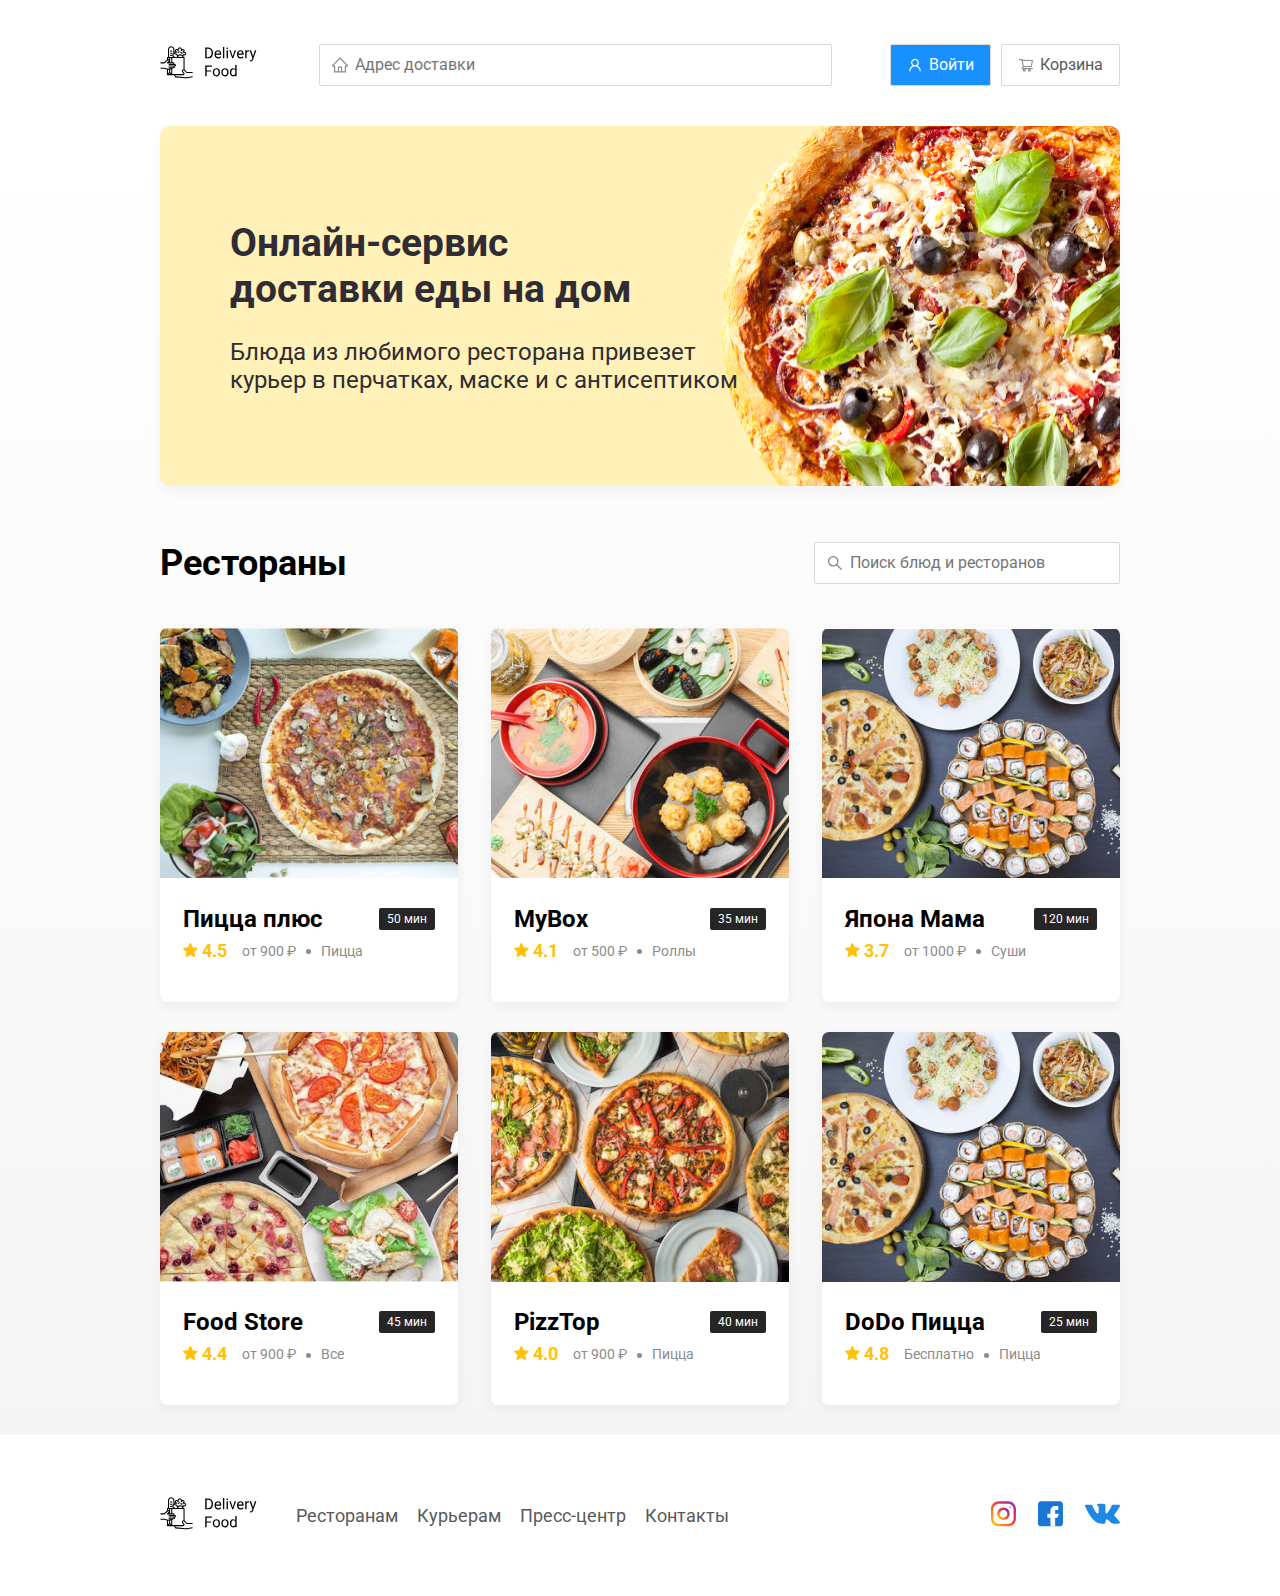
<file: index.html>
<!DOCTYPE html>
<html lang="ru">

<head>
    <meta charset="UTF-8">
    <meta name="viewport" content="width=device-width, initial-scale=1.0">
    <link rel="stylesheet" href="./css/normalize.css">
    <link rel="stylesheet" href="./css/style.css">
    <link href="https://fonts.googleapis.com/css2?family=Roboto:wght@400;700&display=swap" rel="stylesheet">
    <title>Delivery Food - доставка еды на дом</title>
</head>

<body>
    <div class="container">
        <header class="header">
            <a href="index.html"><img src="./img/logo.svg" alt="Delivery Food" class="logo"></a>
            <input type="text" class="input address-input" placeholder="Адрес доставки">
            <div class="buttons">
                <button class="button button-primary">
                    <img src="img/user.svg" class="button-icon" alt="user">
                    <span class="button-text">Войти</span>
                </button>
                <button class="button">
                    <img src="img/shopping-cart.svg" alt="shopping-cart" class="button-icon">
                    <span class="button-text">Корзина</span>
                </button>
            </div>
        </header>
    </div>

    <main class="main">
        <div class="container">
            <section class="promo">
                <h1 class="promo-title">
                    Онлайн-сервис <br> доставки еды на дом
                </h1>
                <p class="promo-text">
                    Блюда из любимого ресторана привезет курьер в перчатках, маске и с антисептиком
                </p>
            </section>
    
            <section class="restaurants">
                <div class="section-heading">
                    <h2 class="section-title">
                        Рестораны
                    </h2>
                    <input type="text" class="input input-search" placeholder="Поиск блюд и ресторанов">
                </div>
    
    
                <div class="cards">
                    <div class="card">
                        <img src="img/image.jpg" alt="image" class="card-image">
                        <div class="card-text">
                            <div class="card-heading">
                                <h3 class="card-title">Пицца плюс</h3>
                                <span class="card-tag tag">50 мин</span>
                            </div>
                            <!-- /.card-heading -->
                            <div class="card-info">
                                <div class="rating">
                                    <img src="./img/star.svg" alt="">
                                    4.5
                                </div>
                                <div class="price">от 900 ₽</div>
                                <div class="category">Пицца</div>
                            </div>
                            <!-- /.card-info -->
                        </div>
                    </div>
                    <!-- /.cards -->
    
    
                    <div class="card">
                        <img src="img/image-1.png" alt="image" class="card-image">
                        <div class="card-text">
                            <div class="card-heading">
                                <h3 class="card-title">MyBox</h3>
                                <span class="card-tag tag">35 мин</span>
                            </div>
                            <!-- /.card-heading -->
                            <div class="card-info">
                                <div class="rating"><img src="./img/star.svg" alt="">
                                    4.1</div>
                                <div class="price">от 500 ₽</div>
                                <div class="category">Роллы</div>
                            </div>
                            <!-- /.card-info -->
                        </div>
                    </div>
                    <!-- /.cards -->
    
    
                    <div class="card">
                        <img src="img/image-2.png" alt="image" class="card-image">
                        <div class="card-text">
                            <div class="card-heading">
                                <h3 class="card-title">Япона Мама</h3>
                                <span class="card-tag tag">120 мин</span>
                            </div>
                            <!-- /.card-heading -->
                            <div class="card-info">
                                <div class="rating"><img src="./img/star.svg" alt="">
                                    3.7</div>
                                <div class="price">от 1000 ₽</div>
                                <div class="category">Суши</div>
                            </div>
                            <!-- /.card-info -->
                        </div>
                    </div>
                    <!-- /.cards -->
    
    
                    <div class="card">
                        <img src="img/image-3.png" alt="image" class="card-image">
                        <div class="card-text">
                            <div class="card-heading">
                                <h3 class="card-title">Food Store</h3>
                                <span class="card-tag tag">45 мин</span>
                            </div>
                            <!-- /.card-heading -->
                            <div class="card-info">
                                <div class="rating"><img src="./img/star.svg" alt="">
                                    4.4</div>
                                <div class="price">от 900 ₽</div>
                                <div class="category">Все</div>
                            </div>
                            <!-- /.card-info -->
                        </div>
                    </div>
                    <!-- /.cards -->
    
    
                    <div class="card">
                        <img src="img/image-4.png" alt="image" class="card-image">
                        <div class="card-text">
                            <div class="card-heading">
                                <h3 class="card-title">PizzTop</h3>
                                <span class="card-tag tag">40 мин</span>
                            </div>
                            <!-- /.card-heading -->
                            <div class="card-info">
                                <div class="rating"><img src="./img/star.svg" alt="">
                                    4.0</div>
                                <div class="price">от 900 ₽</div>
                                <div class="category">Пицца</div>
                            </div>
                            <!-- /.card-info -->
                        </div>
                    </div>
                    <!-- /.cards -->
    
    
                    <div class="card">
                        <img src="img/image-5.png" alt="image" class="card-image">
                        <div class="card-text">
                            <div class="card-heading">
                                <h3 class="card-title">DoDo Пицца</h3>
                                <span class="card-tag tag">25 мин</span>
                            </div>
                            <!-- /.card-heading -->
                            <div class="card-info">
                                <div class="rating"><img src="./img/star.svg" alt="">
                                    4.8</div>
                                <div class="price">Бесплатно</div>
                                <div class="category">Пицца</div>
                            </div>
                            <!-- /.card-info -->
                        </div>
                    </div>
                    <!-- /.cards -->
                </div>
                <!-- /.card -->
            </section>
        </div>
        <!-- /.container -->

    </main>

    <footer class="footer">
        <div class="container">
            <div class="footer-block">
                <a href="index.html"><img src="./img/logo.svg" alt="Delivery Food" class="logo"></a>
                <nav class="footer-nav">
                    <a href="#" class="footer-link">Ресторанам</a>
                    <a href="#" class="footer-link">Курьерам</a>
                    <a href="#" class="footer-link">Пресс-центр</a>
                    <a href="#" class="footer-link">Контакты</a>
                </nav>
                <div class="social-links">
                    <a href="" class="social-link"><img src="img/Group1.svg" alt="instagram"></a>
                    <a href="" class="social-link"><img src="img/Group2.svg" alt="facebook"></a>
                    <a href="" class="social-link"><img src="img/Group3.svg" alt="vkontakte"></a>
                </div>
            </div>
        </div>
    </footer>


    <script src="js/index.js"></script>
</body>

</html>
</file>
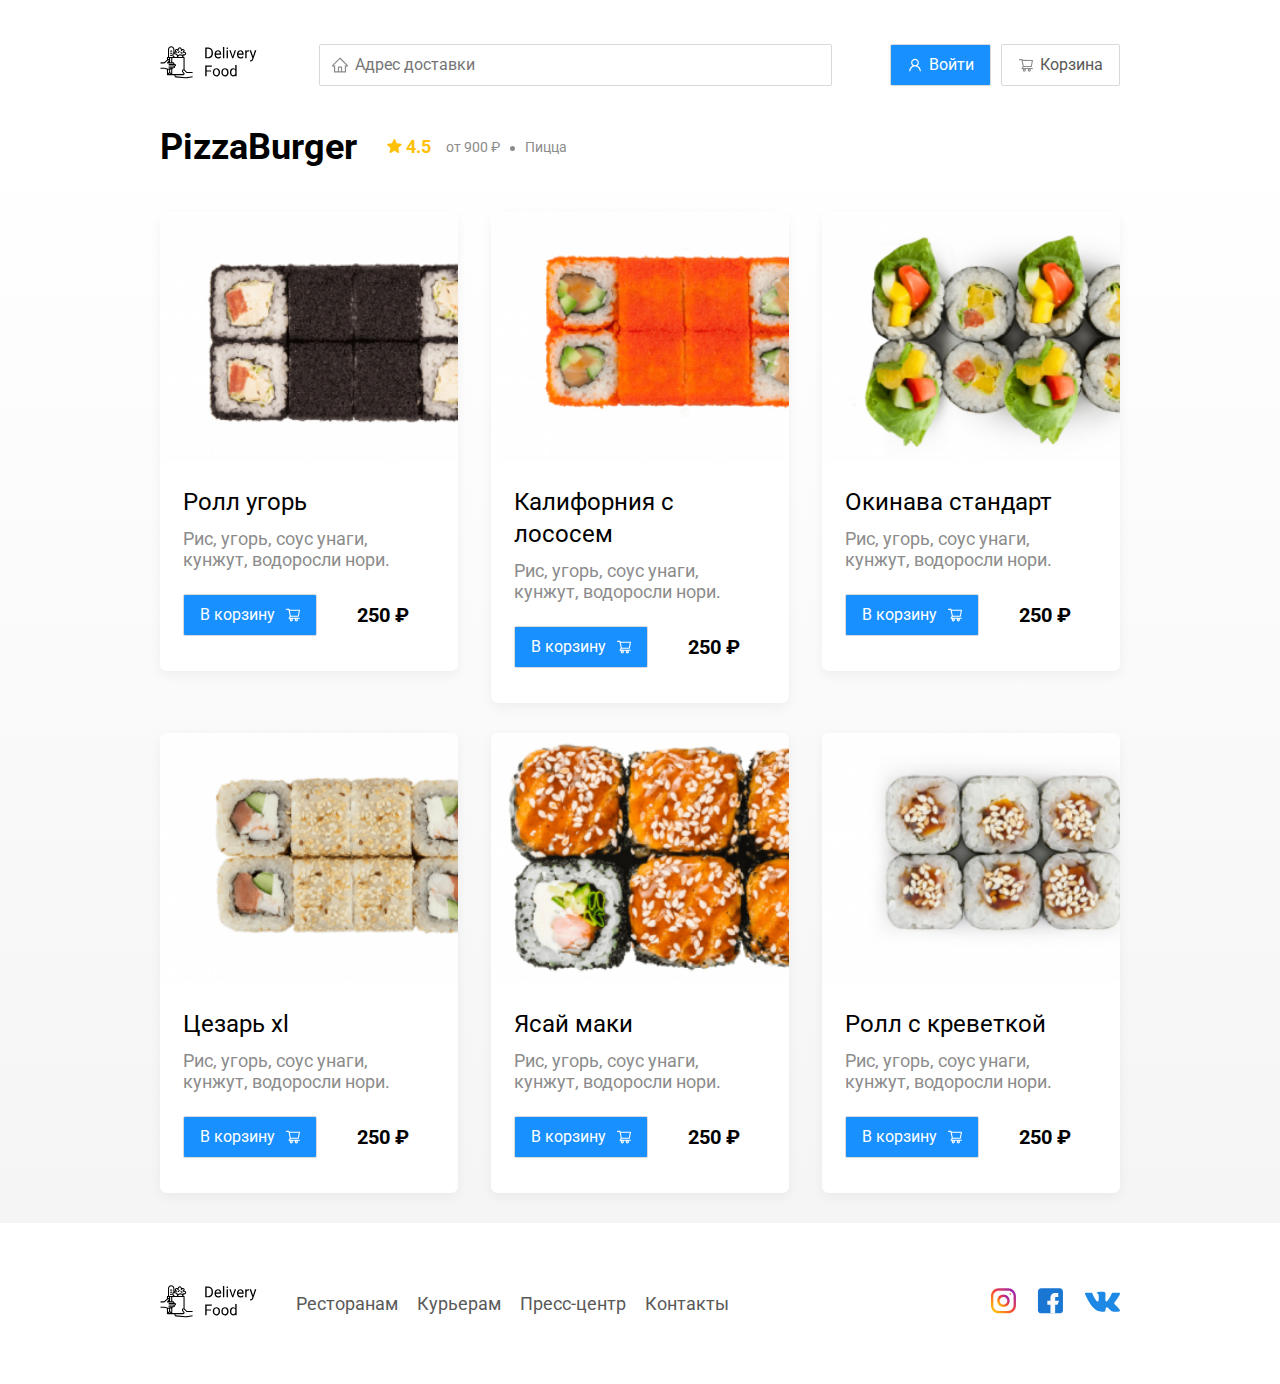
<file: restaurant.html>
<!DOCTYPE html>
<html lang="ru">

<head>
    <meta charset="UTF-8">
    <meta name="viewport" content="width=device-width, initial-scale=1.0">
    <link rel="stylesheet" href="./css/normalize.css">
    <link rel="stylesheet" href="./css/style.css">
    <link rel="stylesheet" href="css\animate.css">
    <link href="https://fonts.googleapis.com/css2?family=Roboto:wght@400;700&display=swap" rel="stylesheet">
    <title>PizzaBurger - доставка еды на дом</title>
</head>

<body>
    <div class="container">
        <header class="header">
            <a href="index.html" class="logo"><img src="./img/logo.svg" alt="Delivery Food" class="logo"></a>
            <input type="text" class="input address-input" placeholder="Адрес доставки">
            <div class="buttons">
                <button class="button button-primary">
                    <img src="img/user.svg" class="button-icon" alt="user">
                    <span class="button-text">Войти</span>
                </button>
                <button class="button" id="cart-button">
                    <img src="img/shopping-cart.svg" alt="shopping-cart" class="button-icon">
                    <span class="button-text">Корзина</span>
                </button>
            </div>
        </header>
    </div>

    <main class="main">
        <div class="container">
    
            <section class="restaurants">
                <div class="section-heading">
                    <h2 class="section-title">
                        PizzaBurger
                    </h2>
                    <div class="restaurant-info">
                        <div class="rating">
                            <img src="./img/star.svg" alt="">
                            4.5
                        </div>
                        <div class="price">от 900 ₽</div>
                        <div class="category">Пицца</div>
                    </div>
                    <!-- /.card-info -->
                </div>
    
    <!-- Карточки -->
                <div class="cards" data-wow-delay="0.2s">
                    <div class="card wow fadeInUp">
                        <img src="img/imager.png" alt="image" class="card-image">
                        <div class="card-text">
                            <div class="card-heading">
                                <h3 class="card-title card-title-reg">Ролл угорь</h3>
                            </div>
                            <!-- /.card-heading -->
                            <div class="card-info">
                                <div class="ingredients">Рис, угорь, соус унаги, кунжут, водоросли нори.</div>
                            </div>
                            <div class="card-buttons">
                                <button class="button button-primary">
                                    <span class="button-card-text">В корзину</span>
                                    <img src="img/shopping-cart-white.svg" alt="shopping-cart" class="button-card-image">
                                </button>
                                <strong class="card-price-bold">250 ₽</strong>
                            </div>
                        </div>
                    </div>
                    <!-- /.cards -->
    
    
                    <div class="card wow fadeInUp" data-wow-delay="0.4s">
                        <img src="img/imager-1.png" alt="image" class="card-image">
                        <div class="card-text">
                            <div class="card-heading">
                                <h3 class="card-title card-title-reg">Калифорния с лососем</h3>
                            </div>
                            <!-- /.card-heading -->
                            <div class="card-info">
                                <div class="ingredients">Рис, угорь, соус унаги, кунжут, водоросли нори.</div>
                            </div>
                            <div class="card-buttons">
                                <button class="button button-primary">
                                    <span class="button-card-text">В корзину</span>
                                    <img src="img/shopping-cart-white.svg" alt="shopping-cart" class="button-card-image">
                                </button>
                                <strong class="card-price-bold">250 ₽</strong>
                            </div>
                        </div>
                    </div>
                    <!-- /.cards -->
    
    
                    <div class="card wow fadeInUp" data-wow-delay="0.6s">
                        <img src="img/imager-2.png" alt="image" class="card-image">
                        <div class="card-text">
                            <div class="card-heading">
                                <h3 class="card-title card-title-reg">Окинава стандарт</h3>
                            </div>
                            <!-- /.card-heading -->
                            <div class="card-info">
                                <div class="ingredients">Рис, угорь, соус унаги, кунжут, водоросли нори.</div>
                            </div>
                            <div class="card-buttons">
                                <button class="button button-primary">
                                    <span class="button-card-text">В корзину</span>
                                    <img src="img/shopping-cart-white.svg" alt="shopping-cart" class="button-card-image">
                                </button>
                                <strong class="card-price-bold">250 ₽</strong>
                            </div>
                        </div>
                    </div>
                    <!-- /.cards -->
    
    
                    <div class="card wow fadeInUp" data-wow-delay="0.2s">
                        <img src="img/imager-3.png" alt="image" class="card-image">
                        <div class="card-text">
                            <div class="card-heading">
                                <h3 class="card-title card-title-reg">Цезарь xl</h3>
                            </div>
                            <!-- /.card-heading -->
                            <div class="card-info">
                                <div class="ingredients">Рис, угорь, соус унаги, кунжут, водоросли нори.</div>
                            </div>
                            <div class="card-buttons">
                                <button class="button button-primary">
                                    <span class="button-card-text">В корзину</span>
                                    <img src="img/shopping-cart-white.svg" alt="shopping-cart" class="button-card-image">
                                </button>
                                <strong class="card-price-bold">250 ₽</strong>
                            </div>
                        </div>
                    </div>
                    <!-- /.cards -->
    
    
                    <div class="card wow fadeInUp" data-wow-delay="0.4s">
                        <img src="img/imager-4.png" alt="image" class="card-image">
                        <div class="card-text">
                            <div class="card-heading">
                                <h3 class="card-title card-title-reg">Ясай маки</h3>
                            </div>
                            <!-- /.card-heading -->
                            <div class="card-info">
                                <div class="ingredients">Рис, угорь, соус унаги, кунжут, водоросли нори.</div>
                            </div>
                            <div class="card-buttons">
                                <button class="button button-primary">
                                    <span class="button-card-text">В корзину</span>
                                    <img src="img/shopping-cart-white.svg" alt="shopping-cart" class="button-card-image">
                                </button>
                                <strong class="card-price-bold">250 ₽</strong>
                            </div>
                        </div>
                    </div>
                    <!-- /.cards -->
    
    
                    <div class="card wow fadeInUp" data-wow-delay="0.6s">
                        <img src="img/imager-5.png" alt="image" class="card-image">
                        <div class="card-text">
                            <div class="card-heading">
                                <h3 class="card-title card-title-reg">Ролл с креветкой</h3>
                            </div>
                            <!-- /.card-heading -->
                            <div class="card-info">
                                <div class="ingredients">Рис, угорь, соус унаги, кунжут, водоросли нори.</div>
                            </div>
                            <div class="card-buttons">
                                <button class="button button-primary">
                                    <span class="button-card-text">В корзину</span>
                                    <img src="img/shopping-cart-white.svg" alt="shopping-cart" class="button-card-image">
                                </button>
                                <strong class="card-price-bold">250 ₽</strong>
                            </div>
                        </div>
                    </div>
                    <!-- /.cards -->
                </div>
                <!-- /.card -->
            </section>
        </div>
        <!-- /.container -->

    </main>

    <footer class="footer">
        <div class="container">
            <div class="footer-block">
                <a href="index.html"><img src="./img/logo.svg" alt="Delivery Food" class="logo"></a>
                <nav class="footer-nav">
                    <a href="#" class="footer-link">Ресторанам</a>
                    <a href="#" class="footer-link">Курьерам</a>
                    <a href="#" class="footer-link">Пресс-центр</a>
                    <a href="#" class="footer-link">Контакты</a>
                </nav>
                <div class="social-links">
                    <a href="" class="social-link"><img src="img/Group1.svg" alt="instagram"></a>
                    <a href="" class="social-link"><img src="img/Group2.svg" alt="facebook"></a>
                    <a href="" class="social-link"><img src="img/Group3.svg" alt="vkontakte"></a>
                </div>
            </div>
        </div>
    </footer>

    <div class="modal">
        <div class="modal-dialog">
            <div class="modal-header">
                <h3 class="modal-title">Корзина</h3>
                <button class="close">&times;</button>
            </div>
            <!-- /.modal-header -->
            <div class="modal-body">
                <div class="food-row">
                    <span class="food-name">Ролл угорь стандарт</span>
                    <strong class="food-price">250 ₽</strong>
                    <div class="food-counter">
                        <button class="counter-button">-</button>
                        <span class="counter">1</span>
                        <button class="counter-button">+</button>
                    </div>
                </div>
                <!-- /.foods-row -->

                <div class="food-row">
                    <span class="food-name">Ролл угорь стандарт</span>
                    <strong class="food-price">250 ₽</strong>
                    <div class="food-counter">
                        <button class="counter-button">-</button>
                        <span class="counter">1</span>
                        <button class="counter-button">+</button>
                    </div>
                </div>
                <!-- /.foods-row -->

                <div class="food-row">
                    <span class="food-name">Ролл угорь стандарт</span>
                    <strong class="food-price">250 ₽</strong>
                    <div class="food-counter">
                        <button class="counter-button">-</button>
                        <span class="counter">1</span>
                        <button class="counter-button">+</button>
                    </div>
                </div>
                <!-- /.foods-row -->

                <div class="food-row">
                    <span class="food-name">Ролл угорь стандарт</span>
                    <strong class="food-price">250 ₽</strong>
                    <div class="food-counter">
                        <button class="counter-button">-</button>
                        <span class="counter">1</span>
                        <button class="counter-button">+</button>
                    </div>
                </div>
                <!-- /.foods-row -->

                <div class="food-row">
                    <span class="food-name">Ролл угорь стандарт</span>
                    <strong class="food-price">250 ₽</strong>
                    <div class="food-counter">
                        <button class="counter-button">-</button>
                        <span class="counter">1</span>
                        <button class="counter-button">+</button>
                    </div>
                </div>
                <!-- /.foods-row -->

                <div class="food-row">
                    <span class="food-name">Ролл угорь стандарт</span>
                    <strong class="food-price">250 ₽</strong>
                    <div class="food-counter">
                        <button class="counter-button">-</button>
                        <span class="counter">1</span>
                        <button class="counter-button">+</button>
                    </div>
                </div>
                <!-- /.foods-row -->
            </div>
            <!-- /.modal-body -->
            <div class="modal-footer">
                <span class="modal-pricetag">1250 ₽</span>
                <div class="footer-buttons">
                    <button class="button button-primary">Оформить заказ</button>
                    <button class="button">Отмена</button>
                </div>
            </div>
        </div>
    </div>

    <script src="js/wow.min.js"></script>
    <script src="js/main.js"></script>
</body>

</html>
</file>
<file: css/style.css>
* {
    box-sizing: border-box;
}
body {
    font-family: 'Roboto', sans-serif;
}
.container {
    max-width: 1200px;
    margin: auto;
}
.header {
    display: flex;
    align-items: center;
    justify-content: space-between;
    margin-top: 44px;
    margin-bottom: 40px;
}
.input {
    background: #FFFFFF;
    border: 1px solid #D9D9D9;
    border-radius: 2px;
    font-size: 16px;
    line-height: 24px;
    padding: 8px;
    padding-left: 35px;
    background-repeat: no-repeat;
    background-position: left 11px center;
}
.address-input {
    flex: 0.8;
    background-image: url(../img/home.svg);
}
.input-search {
    background-image: url(../img/search.svg);
    width: 306px;
    margin-left: auto;
}
.buttons {
    display: flex;
    align-items: center;
}
.button {
    display: flex;
    align-items: center;
    padding: 8px 16px;
    background: #FFFFFF;
    border: 1px solid #D9D9D9;
    box-sizing: border-box;
    box-shadow: 0px 0px 2px rgba(0, 0, 0, 0.0015);
    border-radius: 2px;
    color: #595959;
    font-size: 16px;
    line-height: 24px;
}
.button-primary {
    background: #1890FF;
    border: 1px solid #D9D9D9;
    color: #FFFFFF;
    margin-right: 10px;
}
.button-card-text {
    margin-right: 10px;
}
.button-icon {
    margin-right: 6px;
}
.promo {
    box-shadow: 0px 7px 12px rgba(158, 158, 163, 0.1);
    background: #FFF1b8 url(../img/promo-image.png) no-repeat top -50px right -100px / 650px;
    border-radius: 10px;
    padding: 68px 70px;
    margin-bottom: 56px;
}
.promo-title {
    font-weight: bold;
    font-size: 39px;
    line-height: 46px;
    color: #302C34;
}
.promo-text {
    max-width: 538px;
    font-weight: normal;
    font-size: 24px;
    line-height: 28px;
    color: #302C34;
}
.main {
    background: linear-gradient(180deg, rgba(245, 245, 245, 0) 1.04%, #F5F5F5 100%);
}
.section-heading {
    display: flex;
    align-items: center;
    margin-bottom: 44px;
}
.section-title {
    font-weight: bold;
    font-size: 36px;
    line-height: 42px;
    color: #000000;
    margin: 0;
    margin-right: 30px;
}
.cards {
    display: flex;
    align-items: flex-start;
    flex-wrap: wrap;
    justify-content: space-between;
}
.card {
    background: #FFFFFF;
    box-shadow: 0px 4px 12px rgba(0, 0, 0, 0.05);
    border-radius: 7px;
    overflow: hidden;
    margin-bottom: 30px;
    flex-basis: 31%;
}
.card-image {
    width: 384px;
    height: 250px;
    object-fit: cover;
}
.card-text {
    padding-top: 20px;
    padding-bottom: 35px;
    padding-left: 23px;
    padding-right: 23px;
}
.card-heading {
    display: flex;
    align-items: center;
    justify-content: space-between;
}
.card-title {
    margin: 0;
    font-style: normal;
    font-weight: bold;
    font-size: 24px;
    line-height: 32px;
    color: #000000;
}
.card-title-reg {
    font-weight: 400;
}
.card-tag {
    font-style: normal;
    font-weight: normal;
    font-size: 12px;
    line-height: 20px;
    color: #ffffff;
    background: #262626;
    border-radius: 2px;
    padding: 1px 8px;
}
.card-info {
    display: flex;
    align-items: center;
    flex-wrap: wrap;
}
.card-buttons {
    display: flex;
    align-items: center;
    margin-top: 24px;
}
.card-price-bold {
    font-style: normal;
    font-weight: bold;
    font-size: 20px;
    line-height: 32px;
    color: #000000;
    margin-left: 30px;    
}
.restaurant-info {
    display: flex;
    align-items: center;
    flex-wrap: wrap;
}
.rating {
    margin-right: 26px;
    color: #ffc107;
    font-weight: bold;
    font-size: 18px;
    line-height: 32px;
}
.price, .category {
    color: #8c8c8c;
    font-size: 18px;
    line-height: 32px;
}
.price {
    margin-right: 10px;
}
.ingredients {
    color: #8c8c8c;
    font-size: 18px;
    line-height: 21px;
    margin-top: 10px;
}
.price::after {
    content: "";
    width: 5px;
    height: 5px;
    background-color: #8c8c8c;
    display: inline-block;
    vertical-align: middle;
    border-radius: 50%;
    margin-left: 10px;
}
.category {
    text-overflow: ellipsis;
    overflow: hidden;
    white-space: nowrap;
    max-width: 150px;
}
.footer {
    padding: 60px 0;
}
.footer-block {
    display: flex;
    align-items: center;
    justify-content: space-between;
}
.footer-nav {
    margin-left: 35px;
    margin-right: auto;
}
.footer-link {
    display: inline-block;
    color: #595959;
    text-decoration: none;
    font-style: normal;
    font-weight: normal;
    font-size: 18px;
    line-height: 21px;
}
.footer-link:not(:last-child) {
    padding-right: 15px;
}
.social-links {
    display: flex;
    align-items: center;
}
.social-link:not(:last-child) {
    margin-right: 21px;
}
.modal {
    display: none;
    position: fixed;
    left: 0;
    top: 0;
    width: 100%;   
    height: 100%;
    background: rgba(0, 0, 0, 0.4);
}
.is-open {
    display: flex;
}
.modal-dialog {
    max-width: 780px;
    width: 95%;
    background: #ffffff;
    border-radius: 5px;
    margin: auto;
    padding: 40px 45px;
}
.modal-header {
    display: flex;
    align-items: center;
    justify-content: space-between;
    margin-bottom: 45px;
}
.modal-title {
    margin: 0;
    font-weight: bold;
    font-size: 36px;
    line-height: 42px;
    color: #000000;
}
.close {
    font-size: 36px;
    border: none;
    background-color: transparent;
}
.modal-body {
    margin-bottom: 52px;
}
.food-row {
    display: flex;
    align-items: center;
    justify-content: space-between;
    padding-bottom: 8px;
    border-bottom: 1px solid #D9D9D9;
    margin-bottom: 15px;
}
.food-price {
    margin-left: auto;
    margin-right: 47px;
    font-weight: bold;
    font-size: 20px;
    line-height: 32px;
    color: #000000;
}
.food-name {
    font-weight: normal;
    font-size: 18px;
    line-height: 32px;
}
.food-counter {
    display: flex;
    align-items: center;
}
.counter-button {
    display: flex;
    align-items: center;
    justify-content: center;
    width: 39px;
    height: 32px;
    background: #FFFFFF;
    border: 1px solid #40A9FF;
    box-sizing: border-box;
    border-radius: 2px;
    font-style: normal;
    font-weight: normal;
    font-size: 14px;
    line-height: 22px;
    color: #40a9ff;
}
.counter {
    font-size: 16px;
    line-height: 24px;
    margin-left: 10px;
    margin-right: 10px;
}
.modal-footer {
    display: flex;
    align-items: center;
    justify-content: space-between;
}
.footer-buttons {
    display: flex;
    align-items: center;

}
.modal-pricetag {
    background: #262626;
    border-radius: 5px;
    color: #ffffff;
    padding: 15px 20px;
    font-size: 20px;
    line-height: 23px;
}


@media (max-width: 1366px) {
    .container {
        max-width: 960px;
    }
    .promo {
        background-size: 500px;
    }
    .category, .price {
        font-size: 14px;
    }
    .rating {
        margin-right: 15px;
    }
}

@media (max-width: 992px) {
    .container {
        max-width: 750px;
    }
    .promo {
        padding: 50px;
        background-size: 400px;
    }
    .promo-text {
        font-size: 18px;
        max-width: 400px;
    }
    .card {
        flex-basis: 49%;
    }
    .footer-link {
        font-size: 16px;
    }
}

@media (max-width: 784px) {
    .container {
        max-width: 560px;
    }
    .card-info {
        flex-wrap: wrap;
    }
    .rating {
        flex-basis: 100%;
    }
    .card-title {
        font-size: 18px;
    }
    .promo-title {
        font-size: 24px;
        line-height: 1.4;
    }
    .promo {
        background-size: 340px;
    }
    .promo-text {
        margin-top: 0;
        font-size: 13px;
        max-width: 273px;
        line-height: 20px
    }
}

@media (max-width: 578px) {
    .container {
        width: 90%;
    }
    .header {
        flex-wrap: wrap;
    }
    .address-input {
        margin-top: 15px;
        order: 5;
        flex: 1;
    }
    .promo {
        background-image: none;
    }
    .promo-title {
        margin-bottom: 10px;
    }
    .section-title {
        font-size: 20px;
    }
    .card {
        flex-basis: 100%;
    }
    .card-image {
        width: 100%;
    }
    .footer-block {
        justify-content: space-between;
        align-items: flex-start;
    }
    .footer {
        padding: 30px;
    }
    .footer-nav {
        margin-right: 0;
        margin-left: 0;
        order: 0;
        display: flex;
        flex-direction: column;
    }
    .footer-logo {
        margin-right: 15px;
        order: 1;
    }
    .social-links {
        order: 2;
    }
}
@media (max-width: 480px) {
    .button-text {
        display: none;
    }
    .button-icon {
        padding: 0;
        margin: 0;
    }
    .button {
        margin-bottom: 40px;
    }
    .promo {
        padding: 20px;
    }
    .section-heading {
        flex-wrap: wrap;
    }
    .section-title {
        align-items: center;
    }
    .footer-block {
        flex-wrap: wrap;
        flex-direction: column;
        align-items: center;
    }
    .footer-logo {
        order: 0;
        margin-bottom: 20px;
    }
    .footer-nav {
        margin-bottom: 20px;
        text-align: center;
    }
    .footer-link:not(:last-child) {
        padding-right: 0;
    }
}
</file>
